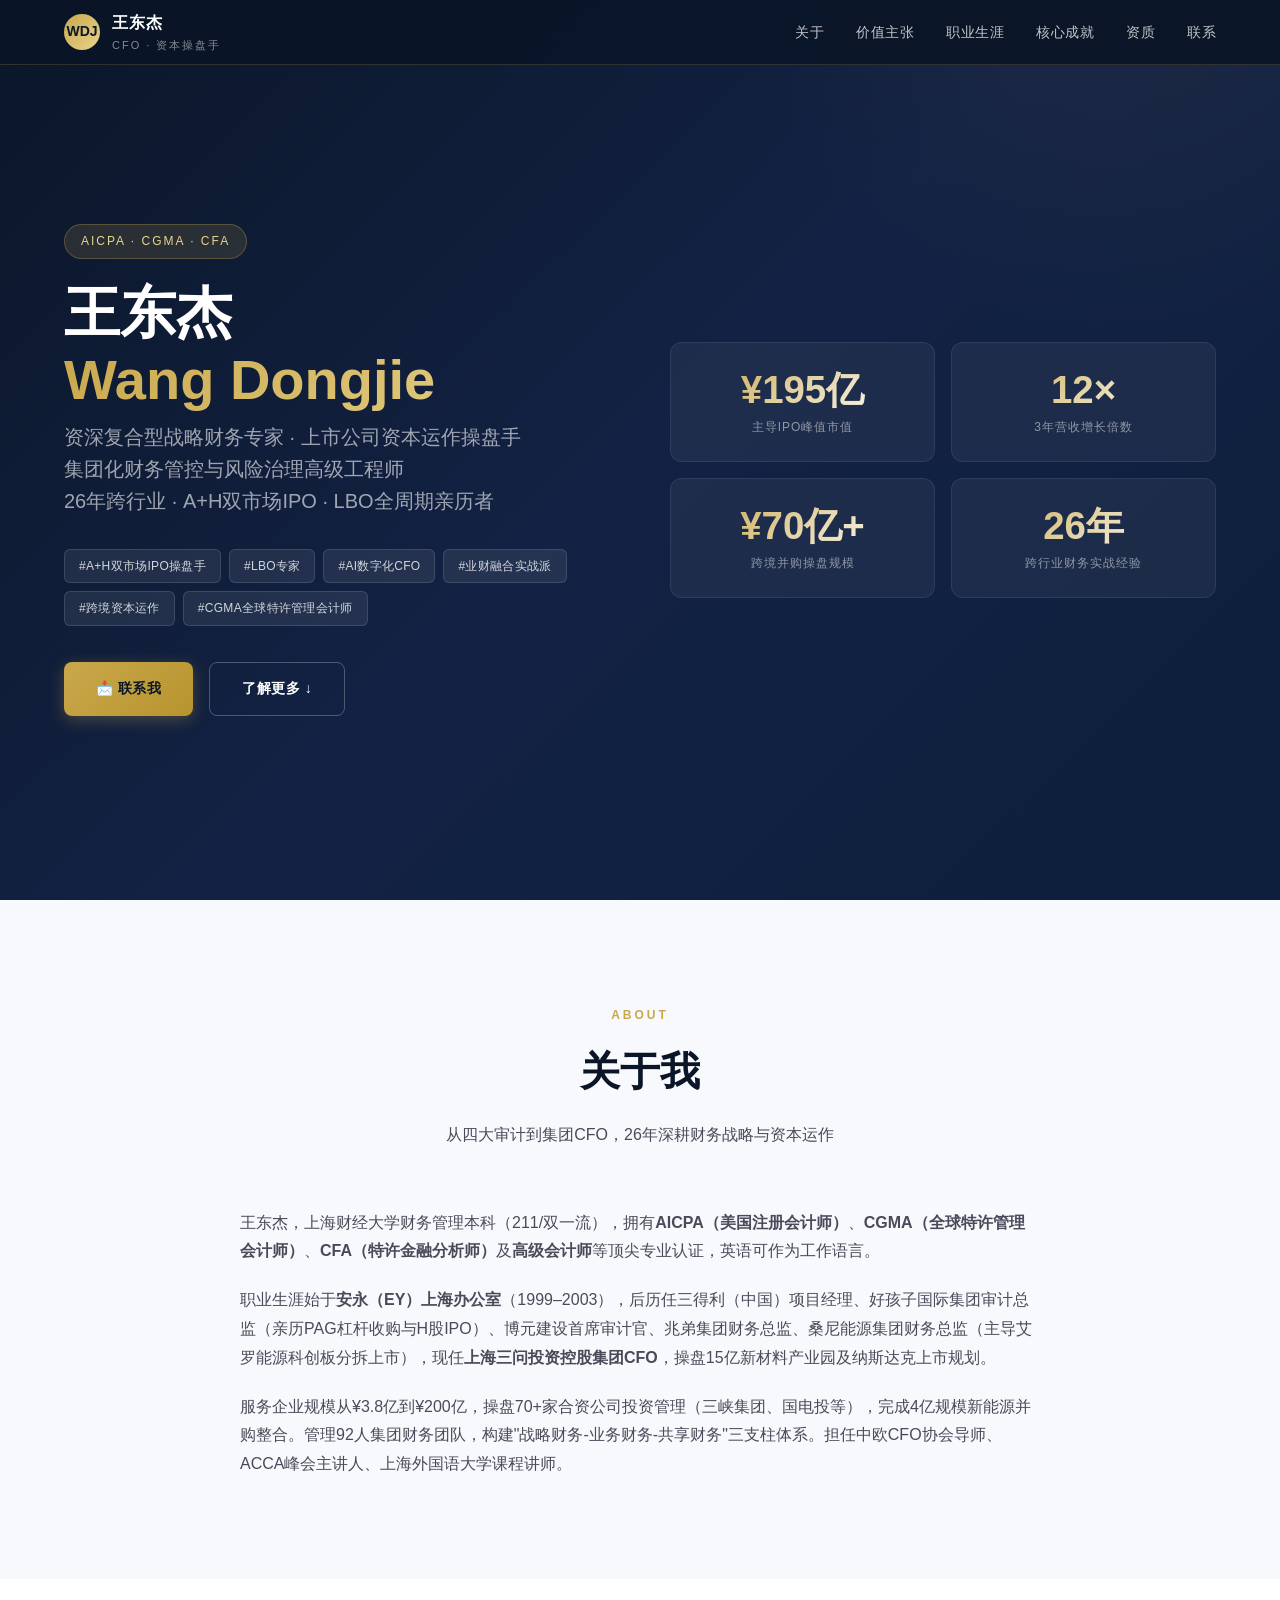
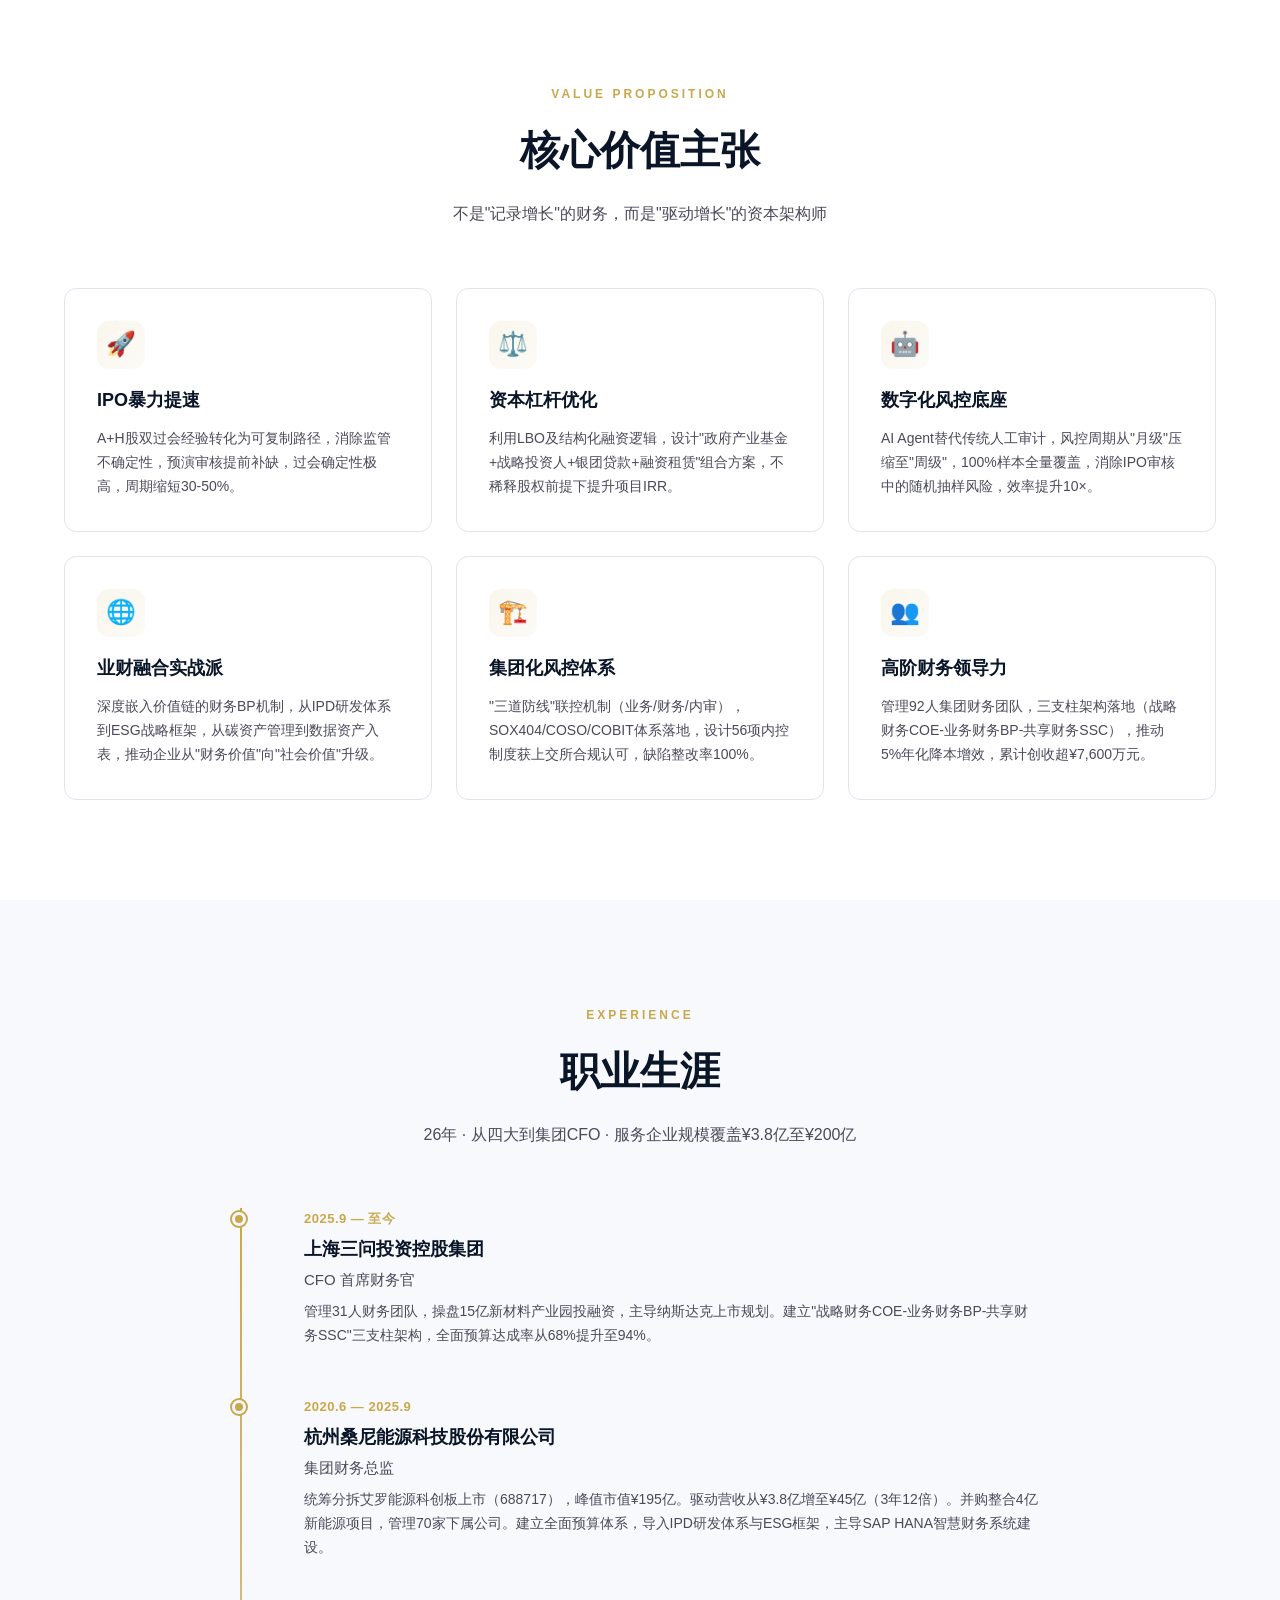
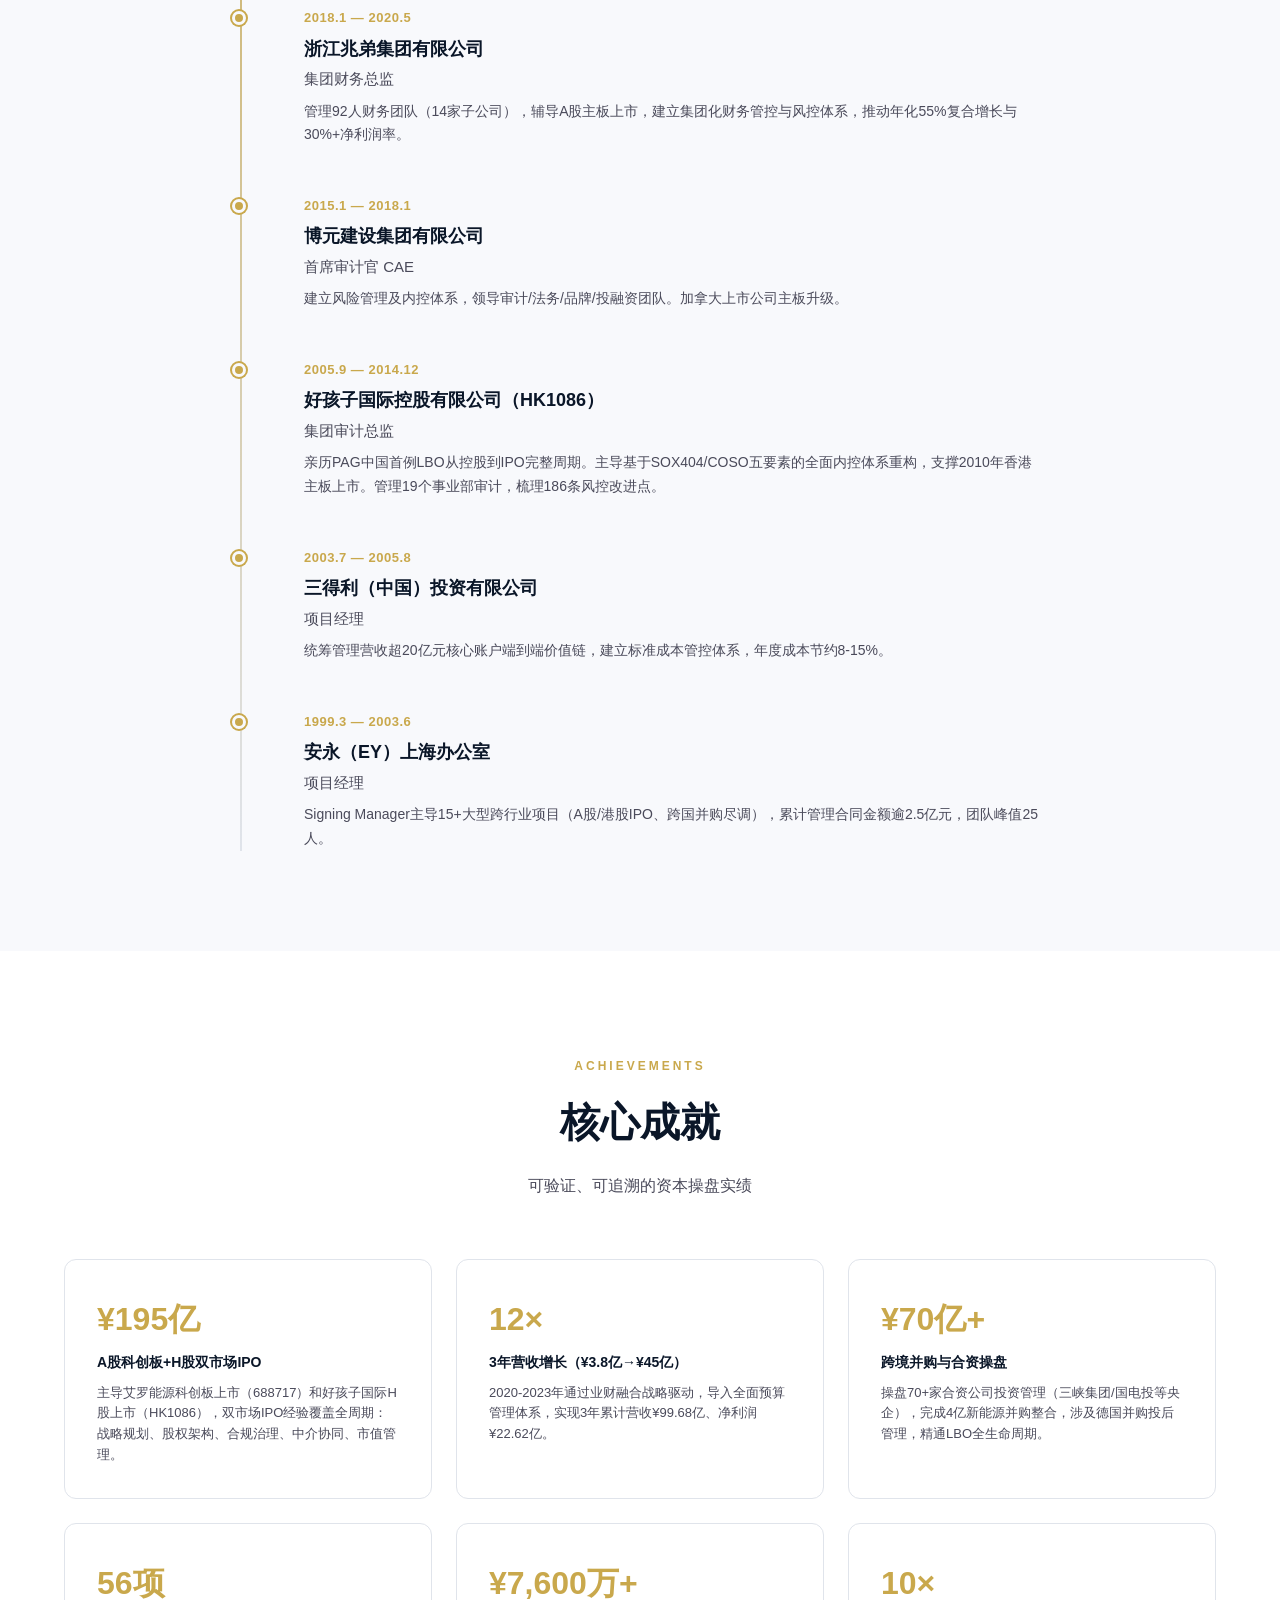
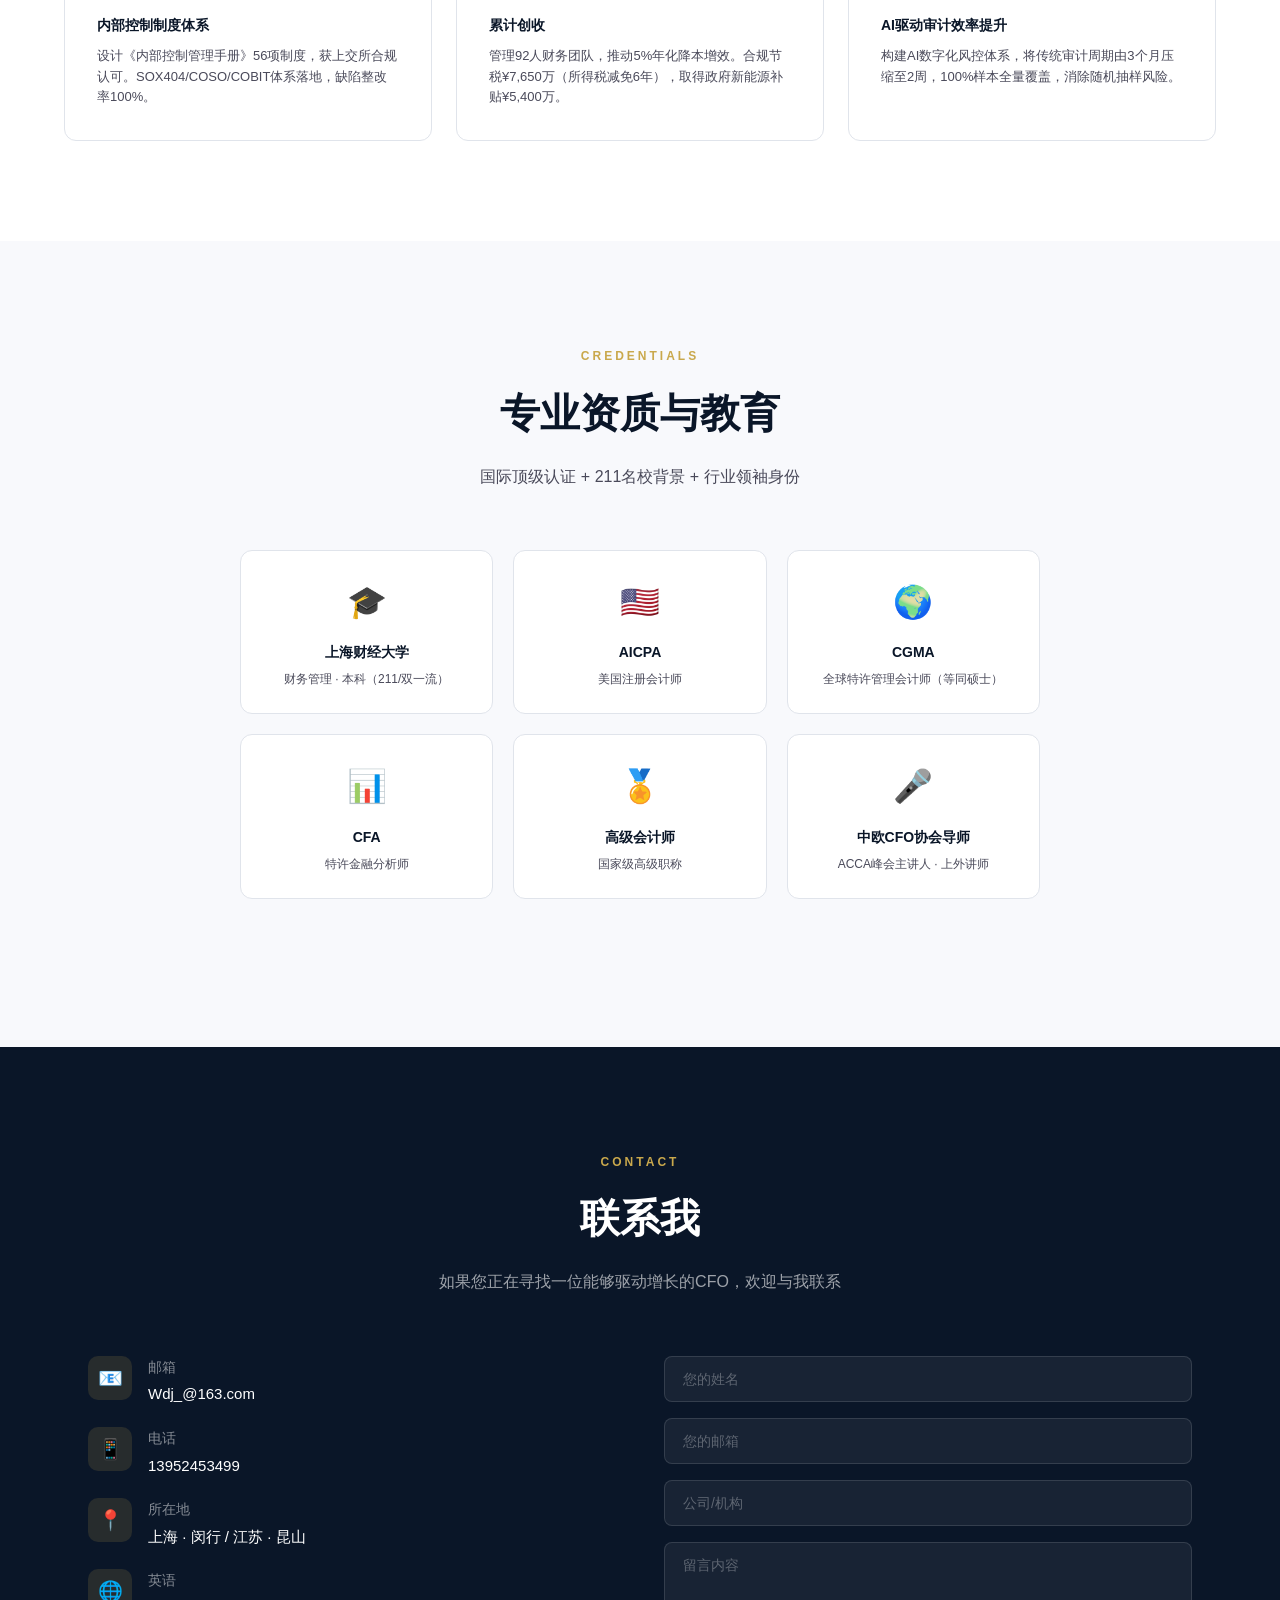
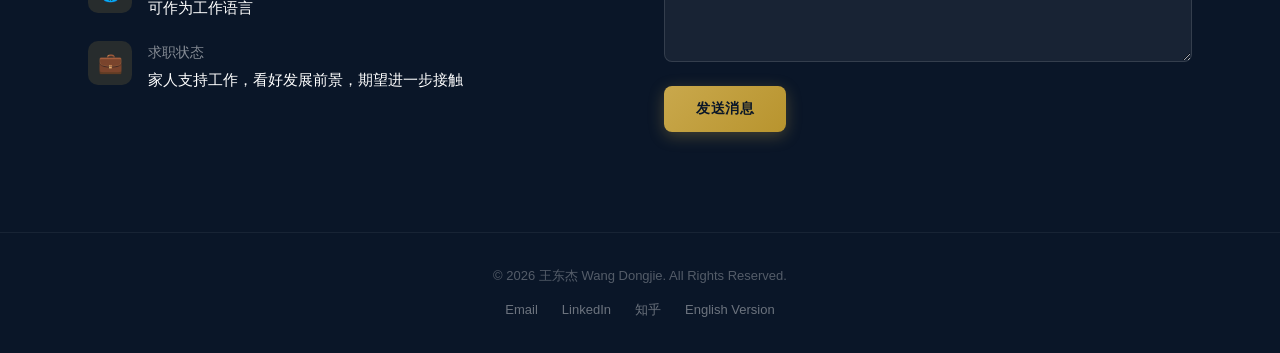
<file: index.html>
<!DOCTYPE html>
<html lang="zh-CN">
<head>
<meta charset="UTF-8">
<meta name="viewport" content="width=device-width, initial-scale=1.0">
<title>王东杰 | Wang Dongjie — CFO · 上市公司资本运作操盘手 · A+H双市场IPO专家</title>
<meta name="description" content="王东杰（Wang Dongjie），资深复合型战略财务专家、上市公司资本运作操盘手。26年跨行业财务管理经验，成功主导2家上市公司IPO（A股科创板688717+H股HK1086），亲历中国首例LBO全周期。AICPA/CGMA双认证，英语工作语言。">
<meta name="keywords" content="王东杰, Wang Dongjie, CFO, 首席财务官, 资本运作, IPO, 科创板, 港股上市, AICPA, CGMA, 财务战略, 业财融合, LBO, 并购, 投融资, 上海财经大学">
<meta name="author" content="Wang Dongjie">
<meta name="robots" content="index, follow">

<!-- Open Graph -->
<meta property="og:title" content="王东杰 | Wang Dongjie — CFO · A+H双市场IPO操盘手">
<meta property="og:description" content="资深复合型战略财务专家 | 上市公司资本运作操盘手 | 集团化财务管控与风险治理高级工程师">
<meta property="og:type" content="website">
<meta property="og:locale" content="zh_CN">

<!-- Twitter Card -->
<meta name="twitter:card" content="summary_large_image">
<meta name="twitter:title" content="王东杰 | Wang Dongjie — CFO">
<meta name="twitter:description" content="A+H双市场IPO操盘手 | LBO专家 | AI数字化CFO">

<!-- Canonical -->
<link rel="canonical" href="https://wdj.net.cn/">

<!-- =============================================
     搜索引擎站点验证 — 用户操作后填入
     =============================================
     
     1. 百度站长验证（3分钟）：
        → 打开 https://ziyuan.baidu.com/ 登录
        → 站点管理 → 添加网站：https://yjkj999999.github.io/wangdongjie-cfo/
        → 选择「HTML标签验证」
        → 把百度提供的 <meta name="baidu-site-verification" content="..." /> 
          复制到下面这行（替换注释）：
     -->
     <!-- <meta name="baidu-site-verification" content="在此填入百度提供的验证码" /> -->
     
     <!--
     2. Google Search Console 验证（3分钟）：
        → 打开 https://search.google.com/search-console 登录
        → 选择「网址前缀」→ 输入：https://yjkj999999.github.io/wangdongjie-cfo/
        → 选择「HTML标记」验证方式
        → 把Google提供的 <meta name="google-site-verification" content="..." />
          复制到下面这行（替换注释）：
     -->
     <!-- <meta name="google-site-verification" content="在此填入Google提供的验证码" /> -->
<!-- ============================================= -->

<!-- Schema.org JSON-LD -->
<script type="application/ld+json">
{
  "@context": "https://schema.org",
  "@type": "Person",
  "name": "王东杰",
  "givenName": "Dongjie",
  "familyName": "Wang",
  "alternateName": "Wang Dongjie",
  "jobTitle": "首席财务官 / CFO",
  "description": "资深复合型战略财务专家，上市公司资本运作操盘手，集团化财务管控与风险治理高级工程师。26年跨行业财务管理经验，成功主导2家上市公司IPO（A股科创板+H股），亲历中国第一单LBO从控股到IPO的完整周期。",
  "knowsAbout": ["资本运作", "IPO", "上市公司治理", "业财融合", "跨境并购", "LBO杠杆收购", "ESG", "碳资产管理", "全面预算管理", "内部控制", "SAP HANA", "Power BI"],
  "alumniOf": {
    "@type": "CollegeOrUniversity",
    "name": "上海财经大学",
    "sameAs": "https://www.sufe.edu.cn"
  },
  "hasCredential": [
    {"@type": "EducationalOccupationalCredential", "name": "AICPA", "description": "美国注册会计师"},
    {"@type": "EducationalOccupationalCredential", "name": "CGMA", "description": "全球特许管理会计师"},
    {"@type": "EducationalOccupationalCredential", "name": "高级会计师"},
    {"@type": "EducationalOccupationalCredential", "name": "CFA", "description": "特许金融分析师"}
  ],
  "hasOccupation": {
    "@type": "Occupation",
    "name": "首席财务官 / CFO",
    "occupationLocation": {"@type": "City", "name": "上海"}
  },
  "sameAs": [
    "https://www.linkedin.com/in/wangdongjie",
    "https://www.zhihu.com/people/wangdongjie"
  ],
  "knowsLanguage": ["zh-CN", "en"],
  "worksFor": [
    {"@type": "Organization", "name": "上海三问投资控股集团", "sameAs": "https://www.sunvin.com.cn"},
    {"@type": "Organization", "name": "杭州桑尼能源科技股份有限公司"},
    {"@type": "Organization", "name": "好孩子国际控股有限公司", "sameAs": "https://www.gbinternational.com.hk"}
  ],
  "url": "https://wdj.net.cn"
}
</script>

<link rel="stylesheet" href="css/style.css">
</head>
<body>

<!-- ===== Navigation ===== -->
<nav class="nav" role="navigation" aria-label="主导航">
  <div class="nav-inner">
    <a href="/" class="nav-brand">
      <div class="nav-brand-logo">WDJ</div>
      <div>
        <div class="nav-brand-text">王东杰</div>
        <div class="nav-brand-sub">CFO · 资本操盘手</div>
      </div>
    </a>
    <button class="nav-toggle" onclick="document.querySelector('.nav-links').classList.toggle('open')" aria-label="切换菜单">☰</button>
    <ul class="nav-links">
      <li><a href="#about">关于</a></li>
      <li><a href="#value">价值主张</a></li>
      <li><a href="#career">职业生涯</a></li>
      <li><a href="#achievements">核心成就</a></li>
      <li><a href="#credentials">资质</a></li>
      <li><a href="#contact">联系</a></li>
    </ul>
  </div>
</nav>

<!-- ===== Hero ===== -->
<section class="hero" id="home">
  <div class="hero-grid">
    <div>
      <div class="hero-badge">AICPA · CGMA · CFA</div>
      <h1 class="hero-title">
        王东杰
        <span class="hero-title-accent">Wang Dongjie</span>
      </h1>
      <p class="hero-subtitle">
        资深复合型战略财务专家 · 上市公司资本运作操盘手<br>
        集团化财务管控与风险治理高级工程师<br>
        26年跨行业 · A+H双市场IPO · LBO全周期亲历者
      </p>
      <div class="hero-tags">
        <span class="hero-tag">#A+H双市场IPO操盘手</span>
        <span class="hero-tag">#LBO专家</span>
        <span class="hero-tag">#AI数字化CFO</span>
        <span class="hero-tag">#业财融合实战派</span>
        <span class="hero-tag">#跨境资本运作</span>
        <span class="hero-tag">#CGMA全球特许管理会计师</span>
      </div>
      <div class="hero-cta">
        <a href="#contact" class="btn btn-primary">📩 联系我</a>
        <a href="#value" class="btn btn-outline">了解更多 ↓</a>
      </div>
    </div>
    <div class="hero-stats">
      <div class="stat-card">
        <div class="stat-number">¥195亿</div>
        <div class="stat-label">主导IPO峰值市值</div>
      </div>
      <div class="stat-card">
        <div class="stat-number">12×</div>
        <div class="stat-label">3年营收增长倍数</div>
      </div>
      <div class="stat-card">
        <div class="stat-number">¥70亿+</div>
        <div class="stat-label">跨境并购操盘规模</div>
      </div>
      <div class="stat-card">
        <div class="stat-number">26年</div>
        <div class="stat-label">跨行业财务实战经验</div>
      </div>
    </div>
  </div>
</section>

<!-- ===== About ===== -->
<section class="section" id="about">
  <div class="section-header">
    <div class="section-label">About</div>
    <h2 class="section-title">关于我</h2>
    <p class="section-desc">从四大审计到集团CFO，26年深耕财务战略与资本运作</p>
  </div>
  <div style="max-width:800px;margin:0 auto;">
    <p style="font-size:16px;color:#4a4a5a;line-height:1.8;margin-bottom:20px;">
      王东杰，上海财经大学财务管理本科（211/双一流），拥有<strong>AICPA（美国注册会计师）</strong>、<strong>CGMA（全球特许管理会计师）</strong>、<strong>CFA（特许金融分析师）</strong>及<strong>高级会计师</strong>等顶尖专业认证，英语可作为工作语言。
    </p>
    <p style="font-size:16px;color:#4a4a5a;line-height:1.8;margin-bottom:20px;">
      职业生涯始于<strong>安永（EY）上海办公室</strong>（1999–2003），后历任三得利（中国）项目经理、好孩子国际集团审计总监（亲历PAG杠杆收购与H股IPO）、博元建设首席审计官、兆弟集团财务总监、桑尼能源集团财务总监（主导艾罗能源科创板分拆上市），现任<strong>上海三问投资控股集团CFO</strong>，操盘15亿新材料产业园及纳斯达克上市规划。
    </p>
    <p style="font-size:16px;color:#4a4a5a;line-height:1.8;">
      服务企业规模从¥3.8亿到¥200亿，操盘70+家合资公司投资管理（三峡集团、国电投等），完成4亿规模新能源并购整合。管理92人集团财务团队，构建"战略财务-业务财务-共享财务"三支柱体系。担任中欧CFO协会导师、ACCA峰会主讲人、上海外国语大学课程讲师。
    </p>
  </div>
</section>

<!-- ===== Value Proposition ===== -->
<section class="section-alt" id="value">
  <div style="max-width:1200px;margin:0 auto;padding:100px 24px;">
    <div class="section-header">
      <div class="section-label">Value Proposition</div>
      <h2 class="section-title">核心价值主张</h2>
      <p class="section-desc">不是"记录增长"的财务，而是"驱动增长"的资本架构师</p>
    </div>
    <div class="vp-grid">
      <div class="vp-card">
        <div class="vp-card-icon">🚀</div>
        <h3>IPO暴力提速</h3>
        <p>A+H股双过会经验转化为可复制路径，消除监管不确定性，预演审核提前补缺，过会确定性极高，周期缩短30-50%。</p>
      </div>
      <div class="vp-card">
        <div class="vp-card-icon">⚖️</div>
        <h3>资本杠杆优化</h3>
        <p>利用LBO及结构化融资逻辑，设计"政府产业基金+战略投资人+银团贷款+融资租赁"组合方案，不稀释股权前提下提升项目IRR。</p>
      </div>
      <div class="vp-card">
        <div class="vp-card-icon">🤖</div>
        <h3>数字化风控底座</h3>
        <p>AI Agent替代传统人工审计，风控周期从"月级"压缩至"周级"，100%样本全量覆盖，消除IPO审核中的随机抽样风险，效率提升10×。</p>
      </div>
      <div class="vp-card">
        <div class="vp-card-icon">🌐</div>
        <h3>业财融合实战派</h3>
        <p>深度嵌入价值链的财务BP机制，从IPD研发体系到ESG战略框架，从碳资产管理到数据资产入表，推动企业从"财务价值"向"社会价值"升级。</p>
      </div>
      <div class="vp-card">
        <div class="vp-card-icon">🏗️</div>
        <h3>集团化风控体系</h3>
        <p>"三道防线"联控机制（业务/财务/内审），SOX404/COSO/COBIT体系落地，设计56项内控制度获上交所合规认可，缺陷整改率100%。</p>
      </div>
      <div class="vp-card">
        <div class="vp-card-icon">👥</div>
        <h3>高阶财务领导力</h3>
        <p>管理92人集团财务团队，三支柱架构落地（战略财务COE-业务财务BP-共享财务SSC），推动5%年化降本增效，累计创收超¥7,600万元。</p>
      </div>
    </div>
  </div>
</section>

<!-- ===== Career Timeline ===== -->
<section class="section" id="career">
  <div class="section-header">
    <div class="section-label">Experience</div>
    <h2 class="section-title">职业生涯</h2>
    <p class="section-desc">26年 · 从四大到集团CFO · 服务企业规模覆盖¥3.8亿至¥200亿</p>
  </div>
  <div class="timeline" style="max-width:800px;margin:0 auto;">
    <div class="timeline-item">
      <div class="timeline-dot"></div>
      <div class="timeline-date">2025.9 — 至今</div>
      <div class="timeline-company">上海三问投资控股集团</div>
      <div class="timeline-role">CFO 首席财务官</div>
      <div class="timeline-desc">管理31人财务团队，操盘15亿新材料产业园投融资，主导纳斯达克上市规划。建立"战略财务COE-业务财务BP-共享财务SSC"三支柱架构，全面预算达成率从68%提升至94%。</div>
    </div>
    <div class="timeline-item">
      <div class="timeline-dot"></div>
      <div class="timeline-date">2020.6 — 2025.9</div>
      <div class="timeline-company">杭州桑尼能源科技股份有限公司</div>
      <div class="timeline-role">集团财务总监</div>
      <div class="timeline-desc">统筹分拆艾罗能源科创板上市（688717），峰值市值¥195亿。驱动营收从¥3.8亿增至¥45亿（3年12倍）。并购整合4亿新能源项目，管理70家下属公司。建立全面预算体系，导入IPD研发体系与ESG框架，主导SAP HANA智慧财务系统建设。</div>
    </div>
    <div class="timeline-item">
      <div class="timeline-dot"></div>
      <div class="timeline-date">2018.1 — 2020.5</div>
      <div class="timeline-company">浙江兆弟集团有限公司</div>
      <div class="timeline-role">集团财务总监</div>
      <div class="timeline-desc">管理92人财务团队（14家子公司），辅导A股主板上市，建立集团化财务管控与风控体系，推动年化55%复合增长与30%+净利润率。</div>
    </div>
    <div class="timeline-item">
      <div class="timeline-dot"></div>
      <div class="timeline-date">2015.1 — 2018.1</div>
      <div class="timeline-company">博元建设集团有限公司</div>
      <div class="timeline-role">首席审计官 CAE</div>
      <div class="timeline-desc">建立风险管理及内控体系，领导审计/法务/品牌/投融资团队。加拿大上市公司主板升级。</div>
    </div>
    <div class="timeline-item">
      <div class="timeline-dot"></div>
      <div class="timeline-date">2005.9 — 2014.12</div>
      <div class="timeline-company">好孩子国际控股有限公司（HK1086）</div>
      <div class="timeline-role">集团审计总监</div>
      <div class="timeline-desc">亲历PAG中国首例LBO从控股到IPO完整周期。主导基于SOX404/COSO五要素的全面内控体系重构，支撑2010年香港主板上市。管理19个事业部审计，梳理186条风控改进点。</div>
    </div>
    <div class="timeline-item">
      <div class="timeline-dot"></div>
      <div class="timeline-date">2003.7 — 2005.8</div>
      <div class="timeline-company">三得利（中国）投资有限公司</div>
      <div class="timeline-role">项目经理</div>
      <div class="timeline-desc">统筹管理营收超20亿元核心账户端到端价值链，建立标准成本管控体系，年度成本节约8-15%。</div>
    </div>
    <div class="timeline-item">
      <div class="timeline-dot"></div>
      <div class="timeline-date">1999.3 — 2003.6</div>
      <div class="timeline-company">安永（EY）上海办公室</div>
      <div class="timeline-role">项目经理</div>
      <div class="timeline-desc">Signing Manager主导15+大型跨行业项目（A股/港股IPO、跨国并购尽调），累计管理合同金额逾2.5亿元，团队峰值25人。</div>
    </div>
  </div>
</section>

<!-- ===== Achievements ===== -->
<section class="section-alt" id="achievements">
  <div style="max-width:1200px;margin:0 auto;padding:100px 24px;">
    <div class="section-header">
      <div class="section-label">Achievements</div>
      <h2 class="section-title">核心成就</h2>
      <p class="section-desc">可验证、可追溯的资本操盘实绩</p>
    </div>
    <div class="achievements-grid">
      <div class="achieve-card">
        <div class="achieve-number">¥195亿</div>
        <div class="achieve-label">A股科创板+H股双市场IPO</div>
        <div class="achieve-desc">主导艾罗能源科创板上市（688717）和好孩子国际H股上市（HK1086），双市场IPO经验覆盖全周期：战略规划、股权架构、合规治理、中介协同、市值管理。</div>
      </div>
      <div class="achieve-card">
        <div class="achieve-number">12×</div>
        <div class="achieve-label">3年营收增长（¥3.8亿→¥45亿）</div>
        <div class="achieve-desc">2020-2023年通过业财融合战略驱动，导入全面预算管理体系，实现3年累计营收¥99.68亿、净利润¥22.62亿。</div>
      </div>
      <div class="achieve-card">
        <div class="achieve-number">¥70亿+</div>
        <div class="achieve-label">跨境并购与合资操盘</div>
        <div class="achieve-desc">操盘70+家合资公司投资管理（三峡集团/国电投等央企），完成4亿新能源并购整合，涉及德国并购投后管理，精通LBO全生命周期。</div>
      </div>
      <div class="achieve-card">
        <div class="achieve-number">56项</div>
        <div class="achieve-label">内部控制制度体系</div>
        <div class="achieve-desc">设计《内部控制管理手册》56项制度，获上交所合规认可。SOX404/COSO/COBIT体系落地，缺陷整改率100%。</div>
      </div>
      <div class="achieve-card">
        <div class="achieve-number">¥7,600万+</div>
        <div class="achieve-label">累计创收</div>
        <div class="achieve-desc">管理92人财务团队，推动5%年化降本增效。合规节税¥7,650万（所得税减免6年），取得政府新能源补贴¥5,400万。</div>
      </div>
      <div class="achieve-card">
        <div class="achieve-number">10×</div>
        <div class="achieve-label">AI驱动审计效率提升</div>
        <div class="achieve-desc">构建AI数字化风控体系，将传统审计周期由3个月压缩至2周，100%样本全量覆盖，消除随机抽样风险。</div>
      </div>
    </div>
  </div>
</section>

<!-- ===== Credentials ===== -->
<section class="section" id="credentials">
  <div class="section-header">
    <div class="section-label">Credentials</div>
    <h2 class="section-title">专业资质与教育</h2>
    <p class="section-desc">国际顶级认证 + 211名校背景 + 行业领袖身份</p>
  </div>
  <div class="creds-grid" style="max-width:800px;margin:0 auto 48px;">
    <div class="cred-item">
      <div class="cred-icon">🎓</div>
      <div class="cred-name">上海财经大学</div>
      <div class="cred-org">财务管理 · 本科（211/双一流）</div>
    </div>
    <div class="cred-item">
      <div class="cred-icon">🇺🇸</div>
      <div class="cred-name">AICPA</div>
      <div class="cred-org">美国注册会计师</div>
    </div>
    <div class="cred-item">
      <div class="cred-icon">🌍</div>
      <div class="cred-name">CGMA</div>
      <div class="cred-org">全球特许管理会计师（等同硕士）</div>
    </div>
    <div class="cred-item">
      <div class="cred-icon">📊</div>
      <div class="cred-name">CFA</div>
      <div class="cred-org">特许金融分析师</div>
    </div>
    <div class="cred-item">
      <div class="cred-icon">🏅</div>
      <div class="cred-name">高级会计师</div>
      <div class="cred-org">国家级高级职称</div>
    </div>
    <div class="cred-item">
      <div class="cred-icon">🎤</div>
      <div class="cred-name">中欧CFO协会导师</div>
      <div class="cred-org">ACCA峰会主讲人 · 上外讲师</div>
    </div>
  </div>
</section>

<!-- ===== Contact ===== -->
<section class="contact-section" id="contact">
  <div style="max-width:1200px;margin:0 auto;padding:100px 24px;">
    <div class="section-header">
      <div class="section-label">Contact</div>
      <h2 class="section-title">联系我</h2>
      <p class="section-desc">如果您正在寻找一位能够驱动增长的CFO，欢迎与我联系</p>
    </div>
    <div class="contact-grid">
      <div class="contact-info">
        <div class="contact-item">
          <div class="contact-icon">📧</div>
          <div class="contact-text">
            <h4>邮箱</h4>
            <p>Wdj_@163.com</p>
          </div>
        </div>
        <div class="contact-item">
          <div class="contact-icon">📱</div>
          <div class="contact-text">
            <h4>电话</h4>
            <p>13952453499</p>
          </div>
        </div>
        <div class="contact-item">
          <div class="contact-icon">📍</div>
          <div class="contact-text">
            <h4>所在地</h4>
            <p>上海 · 闵行 / 江苏 · 昆山</p>
          </div>
        </div>
        <div class="contact-item">
          <div class="contact-icon">🌐</div>
          <div class="contact-text">
            <h4>英语</h4>
            <p>可作为工作语言</p>
          </div>
        </div>
        <div class="contact-item">
          <div class="contact-icon">💼</div>
          <div class="contact-text">
            <h4>求职状态</h4>
            <p>家人支持工作，看好发展前景，期望进一步接触</p>
          </div>
        </div>
      </div>
      <form class="contact-form" action="mailto:Wdj_@163.com" method="POST" enctype="text/plain">
        <div class="form-group">
          <input type="text" placeholder="您的姓名" required>
        </div>
        <div class="form-group">
          <input type="email" placeholder="您的邮箱" required>
        </div>
        <div class="form-group">
          <input type="text" placeholder="公司/机构">
        </div>
        <div class="form-group">
          <textarea placeholder="留言内容" required></textarea>
        </div>
        <button type="submit" class="btn btn-primary" style="align-self:flex-start;">发送消息</button>
      </form>
    </div>
  </div>
</section>

<!-- ===== Footer ===== -->
<footer class="footer">
  <p>&copy; 2026 王东杰 Wang Dongjie. All Rights Reserved.</p>
  <div class="footer-links">
    <a href="mailto:Wdj_@163.com">Email</a>
    <a href="#">LinkedIn</a>
    <a href="#">知乎</a>
    <a href="/en/">English Version</a>
  </div>
</footer>

<script>
// Smooth scroll for nav links
document.querySelectorAll('a[href^="#"]').forEach(anchor => {
  anchor.addEventListener('click', function (e) {
    e.preventDefault();
    const target = document.querySelector(this.getAttribute('href'));
    if (target) {
      target.scrollIntoView({ behavior: 'smooth', block: 'start' });
      // Close mobile nav
      document.querySelector('.nav-links').classList.remove('open');
    }
  });
});

// Active nav link on scroll
window.addEventListener('scroll', () => {
  const sections = document.querySelectorAll('section[id], .section[id]');
  const navLinks = document.querySelectorAll('.nav-links a');
  let current = '';
  sections.forEach(section => {
    const top = section.offsetTop - 100;
    if (window.scrollY >= top) {
      current = section.getAttribute('id');
    }
  });
  navLinks.forEach(link => {
    link.classList.remove('active');
    if (link.getAttribute('href') === '#' + current) {
      link.classList.add('active');
    }
  });
});
</script>

<!-- 百度统计 (placeholder — 替换为真实ID) -->
<script>
var _hmt = _hmt || [];
(function() {
  var hm = document.createElement("script");
  hm.src = "https://hm.baidu.com/hm.js?YOUR_BAIDU_ID";
  var s = document.getElementsByTagName("script")[0];
  s.parentNode.insertBefore(hm, s);
})();
</script>

</body>
</html>
</file>
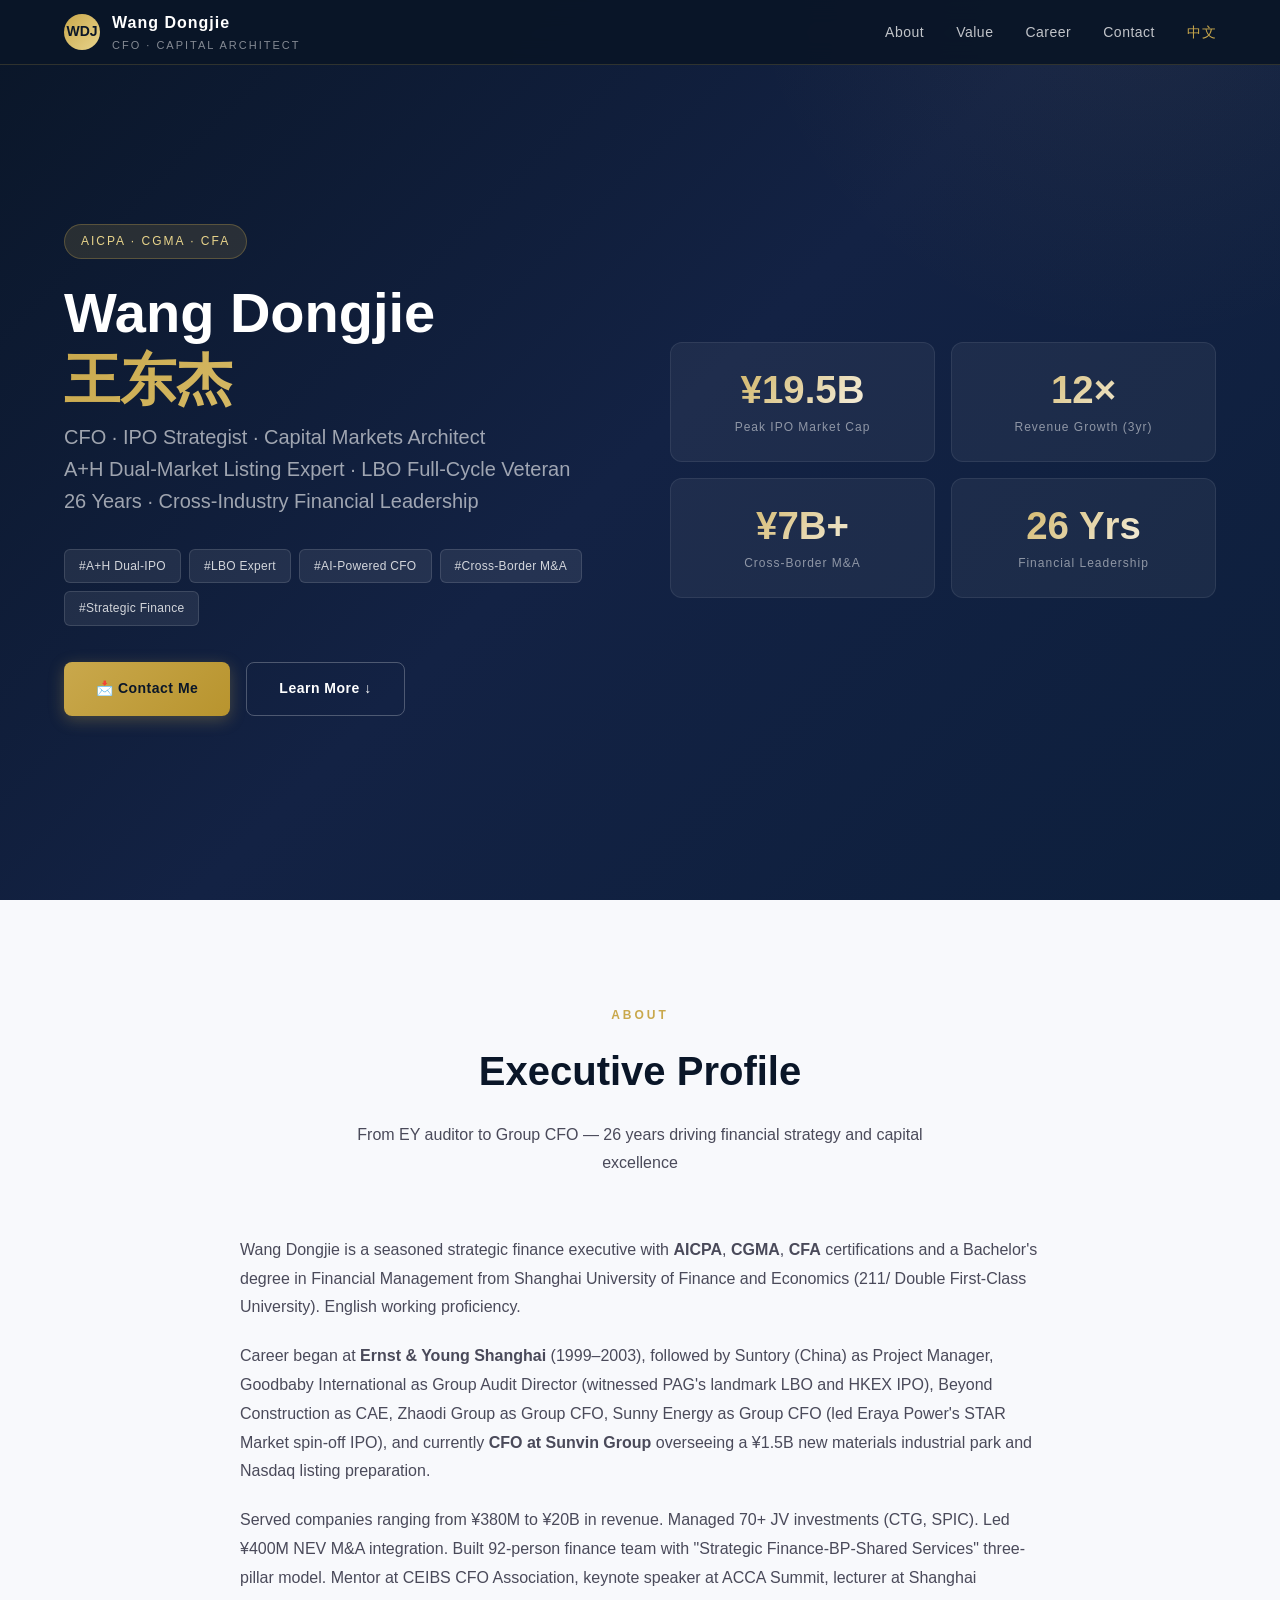
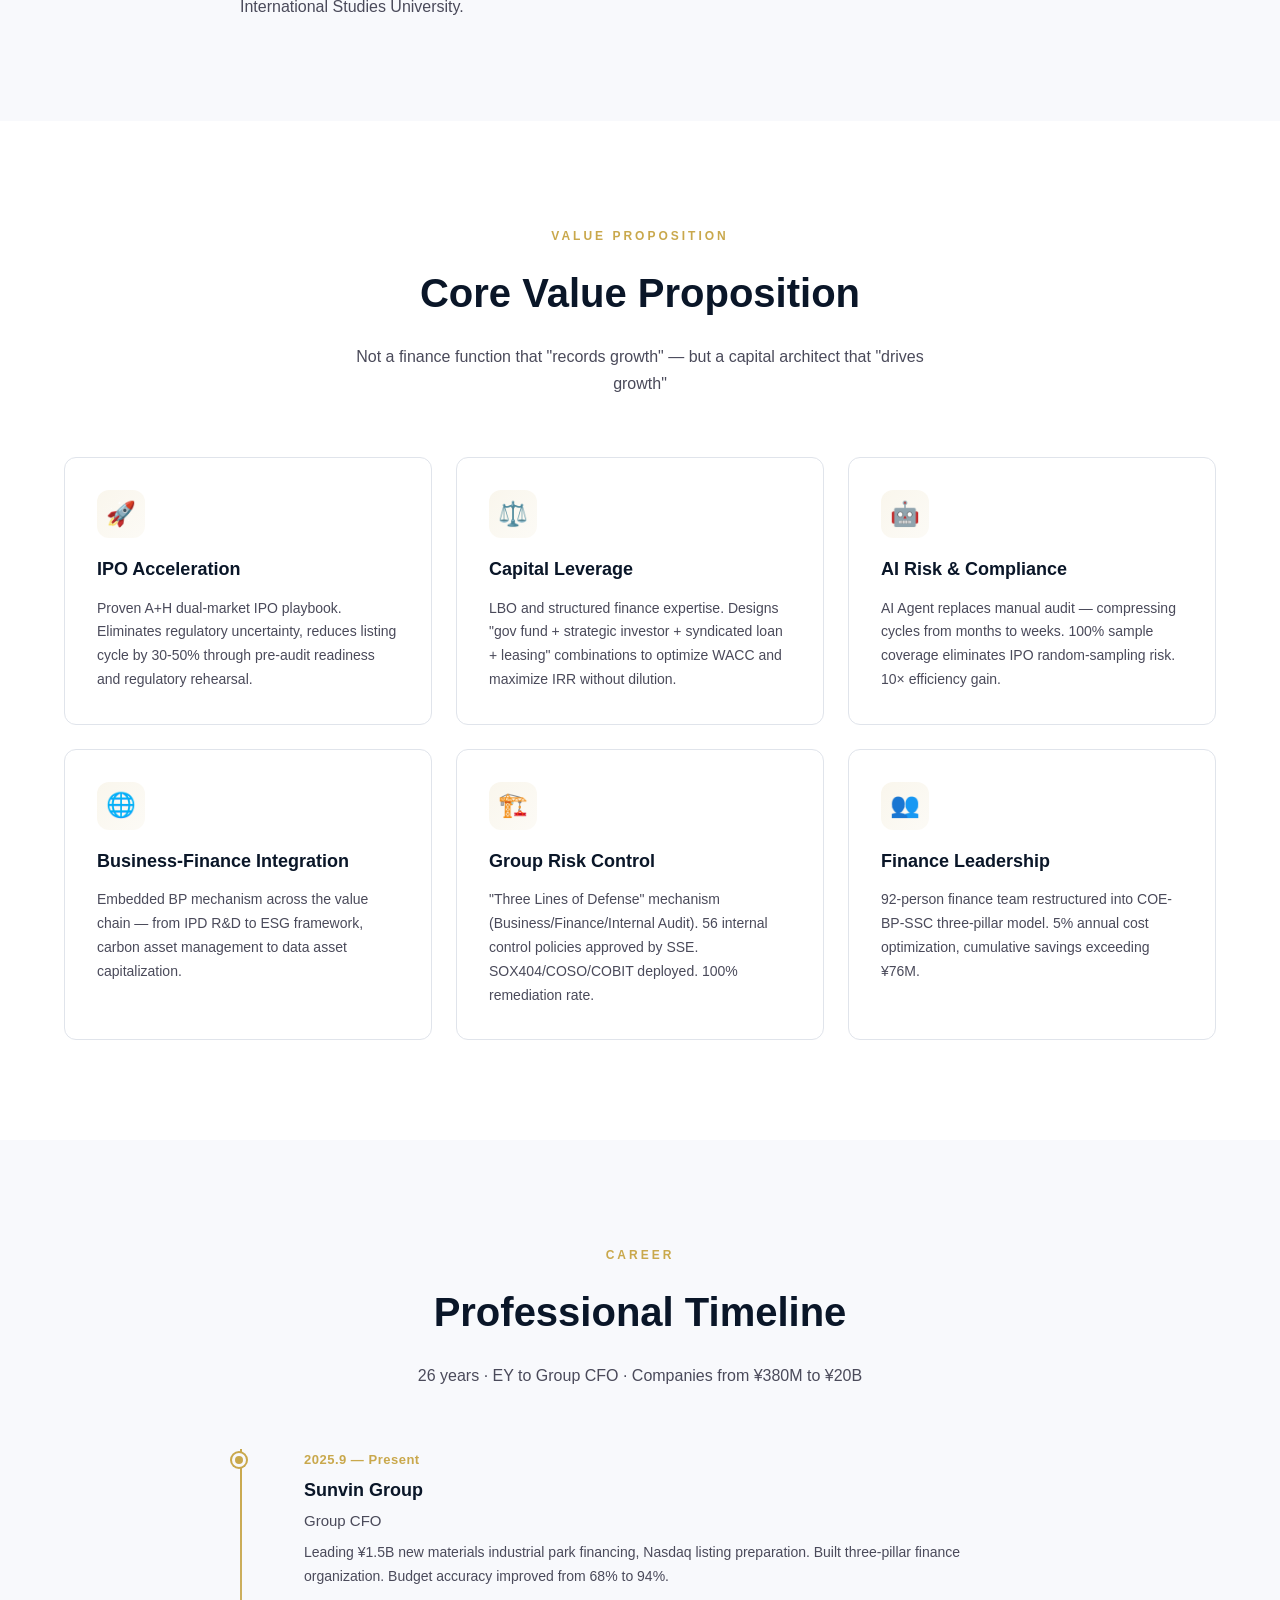
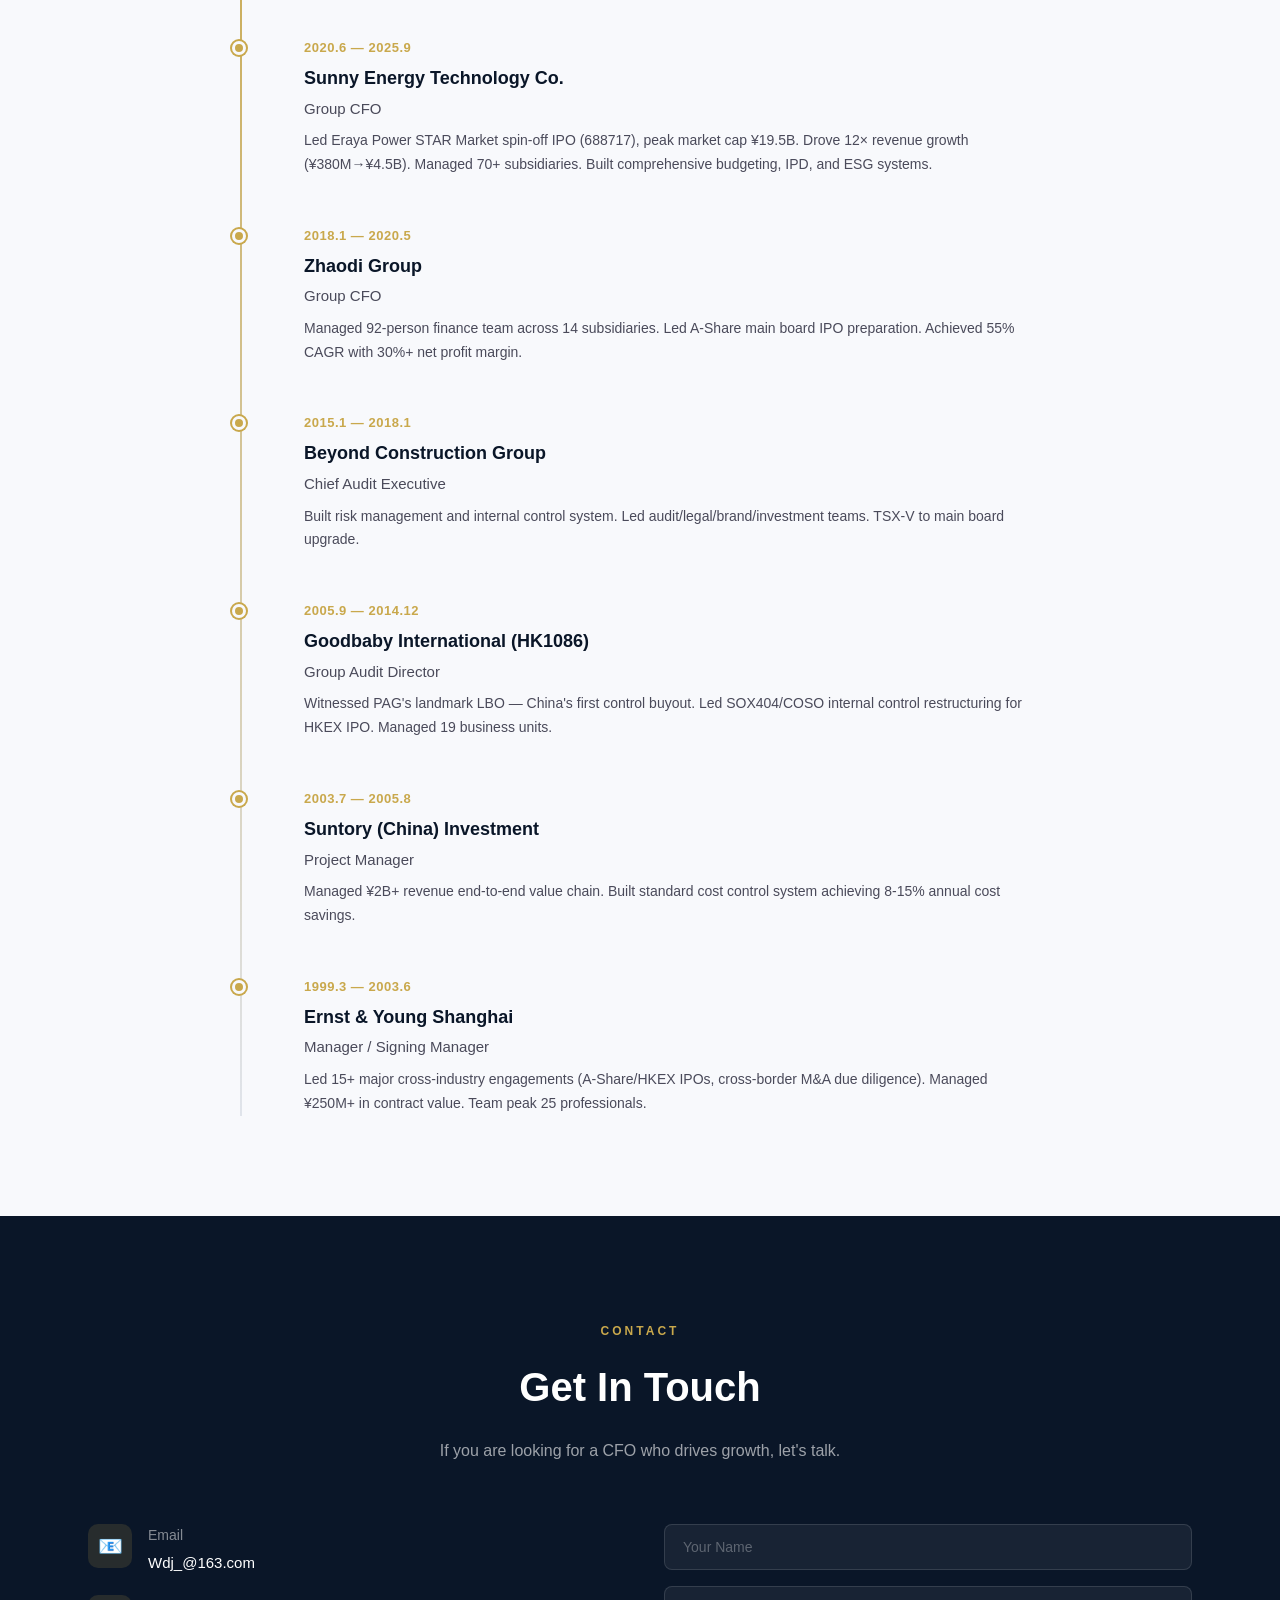
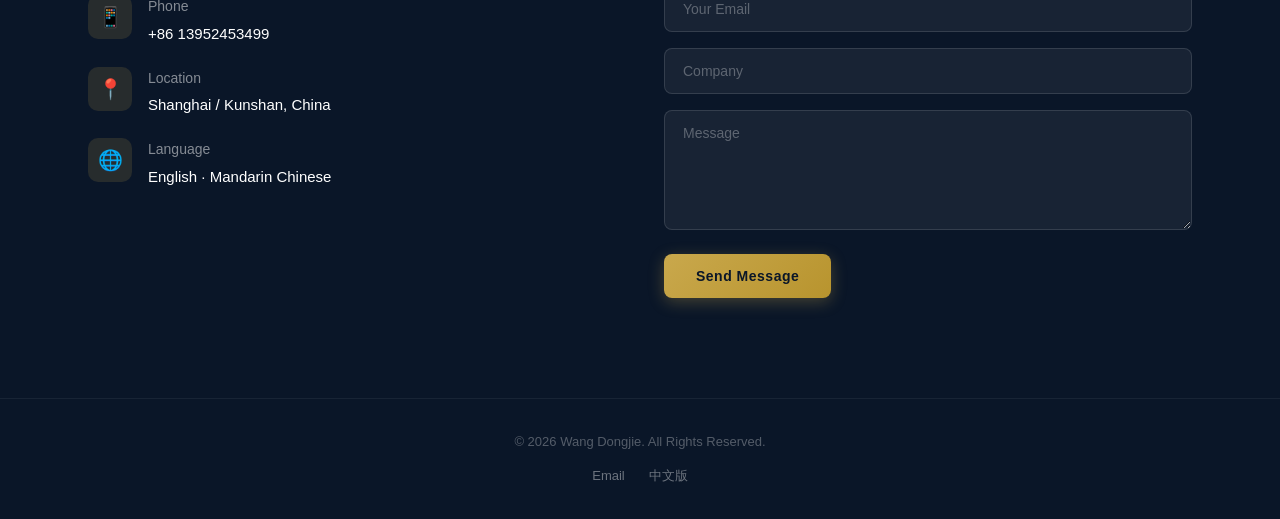
<file: en/index.html>
<!DOCTYPE html>
<html lang="en">
<head>
<meta charset="UTF-8">
<meta name="viewport" content="width=device-width, initial-scale=1.0">
<title>Wang Dongjie — CFO · IPO Strategist · Capital Markets Architect</title>
<meta name="description" content="Wang Dongjie, a seasoned strategic finance executive with 26 years of cross-industry experience. Successfully led 2 IPO listings (A-Share STAR Market 688717 + HKEX 1086). LBO full-cycle veteran. AICPA/CGMA/CFA certified.">
<meta name="keywords" content="Wang Dongjie, CFO, IPO, STAR Market, HKEX, LBO, M&A, AICPA, CGMA, Strategic Finance, Business Finance Integration, Shanghai">

<link rel="canonical" href="https://wdj.net.cn/en/">

<!-- Baidu & Google site verification — uncomment after verification -->
<!-- <meta name="baidu-site-verification" content="在此填入百度提供的验证码" /> -->
<!-- <meta name="google-site-verification" content="在此填入Google提供的验证码" /> -->

<!-- Schema.org JSON-LD (English) -->
<script type="application/ld+json">
{
  "@context": "https://schema.org",
  "@type": "Person",
  "name": "Wang Dongjie",
  "givenName": "Dongjie",
  "familyName": "Wang",
  "jobTitle": "Chief Financial Officer",
  "description": "Strategic finance executive with 26 years of experience. A+H dual-market IPO specialist. LBO full-cycle veteran. AICPA/CGMA/CFA certified.",
  "alumniOf": {"@type": "CollegeOrUniversity", "name": "Shanghai University of Finance and Economics"},
  "hasCredential": [
    {"@type": "EducationalOccupationalCredential", "name": "AICPA"},
    {"@type": "EducationalOccupationalCredential", "name": "CGMA"},
    {"@type": "EducationalOccupationalCredential", "name": "CFA"}
  ],
  "knowsLanguage": ["en", "zh-CN"],
  "url": "https://wdj.net.cn"
}
</script>

<link rel="stylesheet" href="../css/style.css">
</head>
<body>

<nav class="nav">
  <div class="nav-inner">
    <a href="/" class="nav-brand">
      <div class="nav-brand-logo">WDJ</div>
      <div>
        <div class="nav-brand-text">Wang Dongjie</div>
        <div class="nav-brand-sub">CFO · Capital Architect</div>
      </div>
    </a>
    <button class="nav-toggle" onclick="document.querySelector('.nav-links').classList.toggle('open')" aria-label="Menu">☰</button>
    <ul class="nav-links">
      <li><a href="#about">About</a></li>
      <li><a href="#value">Value</a></li>
      <li><a href="#career">Career</a></li>
      <li><a href="#contact">Contact</a></li>
      <li><a href="../" style="color:var(--accent)">中文</a></li>
    </ul>
  </div>
</nav>

<section class="hero">
  <div class="hero-grid">
    <div>
      <div class="hero-badge">AICPA · CGMA · CFA</div>
      <h1 class="hero-title">
        Wang Dongjie
        <span class="hero-title-accent">王东杰</span>
      </h1>
      <p class="hero-subtitle">
        CFO · IPO Strategist · Capital Markets Architect<br>
        A+H Dual-Market Listing Expert · LBO Full-Cycle Veteran<br>
        26 Years · Cross-Industry Financial Leadership
      </p>
      <div class="hero-tags">
        <span class="hero-tag">#A+H Dual-IPO</span>
        <span class="hero-tag">#LBO Expert</span>
        <span class="hero-tag">#AI-Powered CFO</span>
        <span class="hero-tag">#Cross-Border M&A</span>
        <span class="hero-tag">#Strategic Finance</span>
      </div>
      <div class="hero-cta">
        <a href="#contact" class="btn btn-primary">📩 Contact Me</a>
        <a href="#value" class="btn btn-outline">Learn More ↓</a>
      </div>
    </div>
    <div class="hero-stats">
      <div class="stat-card">
        <div class="stat-number">¥19.5B</div>
        <div class="stat-label">Peak IPO Market Cap</div>
      </div>
      <div class="stat-card">
        <div class="stat-number">12×</div>
        <div class="stat-label">Revenue Growth (3yr)</div>
      </div>
      <div class="stat-card">
        <div class="stat-number">¥7B+</div>
        <div class="stat-label">Cross-Border M&A</div>
      </div>
      <div class="stat-card">
        <div class="stat-number">26 Yrs</div>
        <div class="stat-label">Financial Leadership</div>
      </div>
    </div>
  </div>
</section>

<section class="section" id="about">
  <div class="section-header">
    <div class="section-label">About</div>
    <h2 class="section-title">Executive Profile</h2>
    <p class="section-desc">From EY auditor to Group CFO — 26 years driving financial strategy and capital excellence</p>
  </div>
  <div style="max-width:800px;margin:0 auto;">
    <p style="font-size:16px;color:#4a4a5a;line-height:1.8;margin-bottom:20px;">
      Wang Dongjie is a seasoned strategic finance executive with <strong>AICPA</strong>, <strong>CGMA</strong>, <strong>CFA</strong> certifications and a Bachelor's degree in Financial Management from Shanghai University of Finance and Economics (211/ Double First-Class University). English working proficiency.
    </p>
    <p style="font-size:16px;color:#4a4a5a;line-height:1.8;margin-bottom:20px;">
      Career began at <strong>Ernst & Young Shanghai</strong> (1999–2003), followed by Suntory (China) as Project Manager, Goodbaby International as Group Audit Director (witnessed PAG's landmark LBO and HKEX IPO), Beyond Construction as CAE, Zhaodi Group as Group CFO, Sunny Energy as Group CFO (led Eraya Power's STAR Market spin-off IPO), and currently <strong>CFO at Sunvin Group</strong> overseeing a ¥1.5B new materials industrial park and Nasdaq listing preparation.
    </p>
    <p style="font-size:16px;color:#4a4a5a;line-height:1.8;">
      Served companies ranging from ¥380M to ¥20B in revenue. Managed 70+ JV investments (CTG, SPIC). Led ¥400M NEV M&A integration. Built 92-person finance team with "Strategic Finance-BP-Shared Services" three-pillar model. Mentor at CEIBS CFO Association, keynote speaker at ACCA Summit, lecturer at Shanghai International Studies University.
    </p>
  </div>
</section>

<section class="section-alt" id="value">
  <div style="max-width:1200px;margin:0 auto;padding:100px 24px;">
    <div class="section-header">
      <div class="section-label">Value Proposition</div>
      <h2 class="section-title">Core Value Proposition</h2>
      <p class="section-desc">Not a finance function that "records growth" — but a capital architect that "drives growth"</p>
    </div>
    <div class="vp-grid">
      <div class="vp-card">
        <div class="vp-card-icon">🚀</div>
        <h3>IPO Acceleration</h3>
        <p>Proven A+H dual-market IPO playbook. Eliminates regulatory uncertainty, reduces listing cycle by 30-50% through pre-audit readiness and regulatory rehearsal.</p>
      </div>
      <div class="vp-card">
        <div class="vp-card-icon">⚖️</div>
        <h3>Capital Leverage</h3>
        <p>LBO and structured finance expertise. Designs "gov fund + strategic investor + syndicated loan + leasing" combinations to optimize WACC and maximize IRR without dilution.</p>
      </div>
      <div class="vp-card">
        <div class="vp-card-icon">🤖</div>
        <h3>AI Risk & Compliance</h3>
        <p>AI Agent replaces manual audit — compressing cycles from months to weeks. 100% sample coverage eliminates IPO random-sampling risk. 10× efficiency gain.</p>
      </div>
      <div class="vp-card">
        <div class="vp-card-icon">🌐</div>
        <h3>Business-Finance Integration</h3>
        <p>Embedded BP mechanism across the value chain — from IPD R&D to ESG framework, carbon asset management to data asset capitalization.</p>
      </div>
      <div class="vp-card">
        <div class="vp-card-icon">🏗️</div>
        <h3>Group Risk Control</h3>
        <p>"Three Lines of Defense" mechanism (Business/Finance/Internal Audit). 56 internal control policies approved by SSE. SOX404/COSO/COBIT deployed. 100% remediation rate.</p>
      </div>
      <div class="vp-card">
        <div class="vp-card-icon">👥</div>
        <h3>Finance Leadership</h3>
        <p>92-person finance team restructured into COE-BP-SSC three-pillar model. 5% annual cost optimization, cumulative savings exceeding ¥76M.</p>
      </div>
    </div>
  </div>
</section>

<section class="section" id="career">
  <div class="section-header">
    <div class="section-label">Career</div>
    <h2 class="section-title">Professional Timeline</h2>
    <p class="section-desc">26 years · EY to Group CFO · Companies from ¥380M to ¥20B</p>
  </div>
  <div class="timeline" style="max-width:800px;margin:0 auto;">
    <div class="timeline-item">
      <div class="timeline-dot"></div>
      <div class="timeline-date">2025.9 — Present</div>
      <div class="timeline-company">Sunvin Group</div>
      <div class="timeline-role">Group CFO</div>
      <div class="timeline-desc">Leading ¥1.5B new materials industrial park financing, Nasdaq listing preparation. Built three-pillar finance organization. Budget accuracy improved from 68% to 94%.</div>
    </div>
    <div class="timeline-item">
      <div class="timeline-dot"></div>
      <div class="timeline-date">2020.6 — 2025.9</div>
      <div class="timeline-company">Sunny Energy Technology Co.</div>
      <div class="timeline-role">Group CFO</div>
      <div class="timeline-desc">Led Eraya Power STAR Market spin-off IPO (688717), peak market cap ¥19.5B. Drove 12× revenue growth (¥380M→¥4.5B). Managed 70+ subsidiaries. Built comprehensive budgeting, IPD, and ESG systems.</div>
    </div>
    <div class="timeline-item">
      <div class="timeline-dot"></div>
      <div class="timeline-date">2018.1 — 2020.5</div>
      <div class="timeline-company">Zhaodi Group</div>
      <div class="timeline-role">Group CFO</div>
      <div class="timeline-desc">Managed 92-person finance team across 14 subsidiaries. Led A-Share main board IPO preparation. Achieved 55% CAGR with 30%+ net profit margin.</div>
    </div>
    <div class="timeline-item">
      <div class="timeline-dot"></div>
      <div class="timeline-date">2015.1 — 2018.1</div>
      <div class="timeline-company">Beyond Construction Group</div>
      <div class="timeline-role">Chief Audit Executive</div>
      <div class="timeline-desc">Built risk management and internal control system. Led audit/legal/brand/investment teams. TSX-V to main board upgrade.</div>
    </div>
    <div class="timeline-item">
      <div class="timeline-dot"></div>
      <div class="timeline-date">2005.9 — 2014.12</div>
      <div class="timeline-company">Goodbaby International (HK1086)</div>
      <div class="timeline-role">Group Audit Director</div>
      <div class="timeline-desc">Witnessed PAG's landmark LBO — China's first control buyout. Led SOX404/COSO internal control restructuring for HKEX IPO. Managed 19 business units.</div>
    </div>
    <div class="timeline-item">
      <div class="timeline-dot"></div>
      <div class="timeline-date">2003.7 — 2005.8</div>
      <div class="timeline-company">Suntory (China) Investment</div>
      <div class="timeline-role">Project Manager</div>
      <div class="timeline-desc">Managed ¥2B+ revenue end-to-end value chain. Built standard cost control system achieving 8-15% annual cost savings.</div>
    </div>
    <div class="timeline-item">
      <div class="timeline-dot"></div>
      <div class="timeline-date">1999.3 — 2003.6</div>
      <div class="timeline-company">Ernst & Young Shanghai</div>
      <div class="timeline-role">Manager / Signing Manager</div>
      <div class="timeline-desc">Led 15+ major cross-industry engagements (A-Share/HKEX IPOs, cross-border M&A due diligence). Managed ¥250M+ in contract value. Team peak 25 professionals.</div>
    </div>
  </div>
</section>

<section class="contact-section" id="contact">
  <div style="max-width:1200px;margin:0 auto;padding:100px 24px;">
    <div class="section-header">
      <div class="section-label">Contact</div>
      <h2 class="section-title">Get In Touch</h2>
      <p class="section-desc">If you are looking for a CFO who drives growth, let's talk.</p>
    </div>
    <div class="contact-grid">
      <div class="contact-info">
        <div class="contact-item">
          <div class="contact-icon">📧</div>
          <div class="contact-text"><h4>Email</h4><p>Wdj_@163.com</p></div>
        </div>
        <div class="contact-item">
          <div class="contact-icon">📱</div>
          <div class="contact-text"><h4>Phone</h4><p>+86 13952453499</p></div>
        </div>
        <div class="contact-item">
          <div class="contact-icon">📍</div>
          <div class="contact-text"><h4>Location</h4><p>Shanghai / Kunshan, China</p></div>
        </div>
        <div class="contact-item">
          <div class="contact-icon">🌐</div>
          <div class="contact-text"><h4>Language</h4><p>English · Mandarin Chinese</p></div>
        </div>
      </div>
      <form class="contact-form" action="mailto:Wdj_@163.com" method="POST" enctype="text/plain">
        <div class="form-group"><input type="text" placeholder="Your Name" required></div>
        <div class="form-group"><input type="email" placeholder="Your Email" required></div>
        <div class="form-group"><input type="text" placeholder="Company"></div>
        <div class="form-group"><textarea placeholder="Message" required></textarea></div>
        <button type="submit" class="btn btn-primary" style="align-self:flex-start;">Send Message</button>
      </form>
    </div>
  </div>
</section>

<footer class="footer">
  <p>&copy; 2026 Wang Dongjie. All Rights Reserved.</p>
  <div class="footer-links">
    <a href="mailto:Wdj_@163.com">Email</a>
    <a href="../">中文版</a>
  </div>
</footer>

<script>
document.querySelectorAll('a[href^="#"]').forEach(anchor => {
  anchor.addEventListener('click', function (e) {
    e.preventDefault();
    const target = document.querySelector(this.getAttribute('href'));
    if (target) target.scrollIntoView({ behavior: 'smooth', block: 'start' });
  });
});
</script>
</body>
</html>
</file>
<file: css/style.css>
/* ========================================
   王东杰 | Wang Dongjie — CFO 个人品牌官网
   风格：Business Elite · 沉稳 · 专业 · 高端
   ======================================== */

:root {
  --primary: #0a1628;
  --primary-light: #132244;
  --accent: #c9a84c;
  --accent-light: #e8d48b;
  --text: #1a1a2e;
  --text-light: #4a4a5a;
  --bg: #f8f9fc;
  --bg-alt: #ffffff;
  --border: #e0e4eb;
  --shadow: 0 4px 24px rgba(10, 22, 40, 0.08);
  --shadow-lg: 0 12px 48px rgba(10, 22, 40, 0.12);
  --radius: 12px;
  --transition: all 0.3s cubic-bezier(0.4, 0, 0.2, 1);
}

* {
  margin: 0;
  padding: 0;
  box-sizing: border-box;
}

html {
  scroll-behavior: smooth;
  font-size: 16px;
}

body {
  font-family: -apple-system, BlinkMacSystemFont, "Noto Sans SC", "PingFang SC", "Microsoft YaHei", sans-serif;
  color: var(--text);
  background: var(--bg);
  line-height: 1.7;
  -webkit-font-smoothing: antialiased;
}

/* ===== Navigation ===== */
.nav {
  position: fixed;
  top: 0;
  left: 0;
  right: 0;
  z-index: 1000;
  background: rgba(10, 22, 40, 0.95);
  backdrop-filter: blur(12px);
  -webkit-backdrop-filter: blur(12px);
  border-bottom: 1px solid rgba(201, 168, 76, 0.2);
  transition: var(--transition);
}

.nav-inner {
  max-width: 1200px;
  margin: 0 auto;
  padding: 0 24px;
  display: flex;
  align-items: center;
  justify-content: space-between;
  height: 64px;
}

.nav-brand {
  display: flex;
  align-items: center;
  gap: 12px;
  text-decoration: none;
  color: #fff;
}

.nav-brand-logo {
  width: 36px;
  height: 36px;
  background: linear-gradient(135deg, var(--accent), var(--accent-light));
  border-radius: 50%;
  display: flex;
  align-items: center;
  justify-content: center;
  font-weight: 700;
  font-size: 14px;
  color: var(--primary);
}

.nav-brand-text {
  font-size: 16px;
  font-weight: 600;
  letter-spacing: 1px;
}

.nav-brand-sub {
  font-size: 11px;
  color: rgba(255,255,255,0.5);
  letter-spacing: 2px;
  text-transform: uppercase;
}

.nav-links {
  display: flex;
  align-items: center;
  gap: 32px;
  list-style: none;
}

.nav-links a {
  text-decoration: none;
  color: rgba(255,255,255,0.75);
  font-size: 14px;
  letter-spacing: 0.5px;
  transition: var(--transition);
  position: relative;
}

.nav-links a::after {
  content: '';
  position: absolute;
  bottom: -4px;
  left: 0;
  width: 0;
  height: 2px;
  background: var(--accent);
  transition: var(--transition);
}

.nav-links a:hover,
.nav-links a.active {
  color: #fff;
}

.nav-links a:hover::after,
.nav-links a.active::after {
  width: 100%;
}

.nav-toggle {
  display: none;
  background: none;
  border: none;
  color: #fff;
  font-size: 24px;
  cursor: pointer;
  padding: 4px;
}

/* ===== Hero ===== */
.hero {
  min-height: 100vh;
  background: linear-gradient(135deg, var(--primary) 0%, var(--primary-light) 50%, #0d1f3c 100%);
  display: flex;
  align-items: center;
  position: relative;
  overflow: hidden;
}

.hero::before {
  content: '';
  position: absolute;
  top: -50%;
  right: -20%;
  width: 800px;
  height: 800px;
  background: radial-gradient(circle, rgba(201, 168, 76, 0.06) 0%, transparent 70%);
  pointer-events: none;
}

.hero-grid {
  display: grid;
  grid-template-columns: 1fr 1fr;
  gap: 60px;
  max-width: 1200px;
  margin: 0 auto;
  padding: 120px 24px 80px;
  align-items: center;
}

.hero-badge {
  display: inline-block;
  background: rgba(201, 168, 76, 0.15);
  border: 1px solid rgba(201, 168, 76, 0.3);
  color: var(--accent-light);
  padding: 6px 16px;
  border-radius: 20px;
  font-size: 12px;
  letter-spacing: 2px;
  text-transform: uppercase;
  margin-bottom: 20px;
}

.hero-title {
  font-size: clamp(36px, 5vw, 56px);
  font-weight: 700;
  color: #fff;
  line-height: 1.2;
  margin-bottom: 8px;
}

.hero-title-accent {
  display: block;
  background: linear-gradient(135deg, var(--accent), var(--accent-light));
  -webkit-background-clip: text;
  -webkit-text-fill-color: transparent;
  background-clip: text;
}

.hero-subtitle {
  font-size: clamp(16px, 2vw, 20px);
  color: rgba(255,255,255,0.6);
  margin-bottom: 32px;
  line-height: 1.6;
}

.hero-tags {
  display: flex;
  flex-wrap: wrap;
  gap: 8px;
  margin-bottom: 36px;
}

.hero-tag {
  background: rgba(255,255,255,0.08);
  border: 1px solid rgba(255,255,255,0.12);
  color: rgba(255,255,255,0.8);
  padding: 6px 14px;
  border-radius: 6px;
  font-size: 12px;
  letter-spacing: 0.3px;
}

.hero-cta {
  display: flex;
  gap: 16px;
  flex-wrap: wrap;
}

.btn {
  display: inline-flex;
  align-items: center;
  gap: 8px;
  padding: 14px 32px;
  border-radius: 8px;
  font-size: 14px;
  font-weight: 600;
  text-decoration: none;
  transition: var(--transition);
  cursor: pointer;
  border: none;
  letter-spacing: 0.5px;
}

.btn-primary {
  background: linear-gradient(135deg, var(--accent), #b8942e);
  color: var(--primary);
  box-shadow: 0 4px 16px rgba(201, 168, 76, 0.3);
}

.btn-primary:hover {
  transform: translateY(-2px);
  box-shadow: 0 8px 32px rgba(201, 168, 76, 0.4);
}

.btn-outline {
  background: transparent;
  border: 1.5px solid rgba(255,255,255,0.25);
  color: #fff;
}

.btn-outline:hover {
  border-color: var(--accent);
  color: var(--accent);
  transform: translateY(-2px);
}

/* ===== Hero Stats ===== */
.hero-stats {
  display: grid;
  grid-template-columns: 1fr 1fr;
  gap: 16px;
}

.stat-card {
  background: rgba(255,255,255,0.05);
  border: 1px solid rgba(255,255,255,0.08);
  border-radius: var(--radius);
  padding: 24px;
  text-align: center;
  transition: var(--transition);
}

.stat-card:hover {
  background: rgba(255,255,255,0.08);
  transform: translateY(-4px);
}

.stat-number {
  font-size: clamp(28px, 3vw, 40px);
  font-weight: 700;
  background: linear-gradient(135deg, var(--accent), #fff);
  -webkit-background-clip: text;
  -webkit-text-fill-color: transparent;
  background-clip: text;
  line-height: 1.2;
}

.stat-label {
  color: rgba(255,255,255,0.5);
  font-size: 12px;
  margin-top: 4px;
  letter-spacing: 1px;
}

/* ===== Sections ===== */
.section {
  padding: 100px 24px;
  max-width: 1200px;
  margin: 0 auto;
}

.section-alt {
  background: var(--bg-alt);
}

.section-header {
  text-align: center;
  margin-bottom: 60px;
}

.section-label {
  display: inline-block;
  color: var(--accent);
  font-size: 12px;
  letter-spacing: 3px;
  text-transform: uppercase;
  font-weight: 600;
  margin-bottom: 12px;
}

.section-title {
  font-size: clamp(28px, 3.5vw, 40px);
  font-weight: 700;
  color: var(--primary);
  margin-bottom: 16px;
}

.section-desc {
  max-width: 600px;
  margin: 0 auto;
  color: var(--text-light);
  font-size: 16px;
}

/* ===== Value Proposition ===== */
.vp-grid {
  display: grid;
  grid-template-columns: repeat(auto-fit, minmax(280px, 1fr));
  gap: 24px;
}

.vp-card {
  background: var(--bg-alt);
  border: 1px solid var(--border);
  border-radius: var(--radius);
  padding: 32px;
  transition: var(--transition);
  position: relative;
  overflow: hidden;
}

.vp-card::before {
  content: '';
  position: absolute;
  top: 0;
  left: 0;
  right: 0;
  height: 3px;
  background: linear-gradient(90deg, var(--accent), var(--accent-light));
  opacity: 0;
  transition: var(--transition);
}

.vp-card:hover {
  box-shadow: var(--shadow-lg);
  transform: translateY(-4px);
}

.vp-card:hover::before {
  opacity: 1;
}

.vp-card-icon {
  width: 48px;
  height: 48px;
  background: linear-gradient(135deg, rgba(201,168,76,0.1), rgba(201,168,76,0.05));
  border-radius: 12px;
  display: flex;
  align-items: center;
  justify-content: center;
  font-size: 24px;
  margin-bottom: 16px;
}

.vp-card h3 {
  font-size: 18px;
  margin-bottom: 12px;
  color: var(--primary);
}

.vp-card p {
  font-size: 14px;
  color: var(--text-light);
  line-height: 1.7;
}

/* ===== Timeline ===== */
.timeline {
  position: relative;
  padding-left: 32px;
}

.timeline::before {
  content: '';
  position: absolute;
  left: 0;
  top: 0;
  bottom: 0;
  width: 2px;
  background: linear-gradient(180deg, var(--accent), var(--border));
}

.timeline-item {
  position: relative;
  margin-bottom: 48px;
  padding-left: 32px;
}

.timeline-item:last-child {
  margin-bottom: 0;
}

.timeline-dot {
  position: absolute;
  left: -40px;
  top: 4px;
  width: 14px;
  height: 14px;
  background: var(--accent);
  border: 3px solid var(--bg);
  border-radius: 50%;
  box-shadow: 0 0 0 2px var(--accent);
}

.timeline-date {
  font-size: 13px;
  color: var(--accent);
  font-weight: 600;
  letter-spacing: 0.5px;
  margin-bottom: 4px;
}

.timeline-company {
  font-size: 18px;
  font-weight: 700;
  color: var(--primary);
  margin-bottom: 2px;
}

.timeline-role {
  font-size: 15px;
  color: var(--text-light);
  margin-bottom: 8px;
}

.timeline-desc {
  font-size: 14px;
  color: var(--text-light);
  line-height: 1.7;
}

/* ===== Achievements ===== */
.achievements-grid {
  display: grid;
  grid-template-columns: repeat(auto-fit, minmax(340px, 1fr));
  gap: 24px;
}

.achieve-card {
  background: var(--bg-alt);
  border: 1px solid var(--border);
  border-radius: var(--radius);
  padding: 32px;
  transition: var(--transition);
}

.achieve-card:hover {
  box-shadow: var(--shadow);
}

.achieve-number {
  font-size: 32px;
  font-weight: 700;
  color: var(--accent);
  margin-bottom: 4px;
}

.achieve-label {
  font-size: 14px;
  font-weight: 600;
  color: var(--primary);
  margin-bottom: 8px;
}

.achieve-desc {
  font-size: 13px;
  color: var(--text-light);
  line-height: 1.6;
}

/* ===== Credentials ===== */
.creds-grid {
  display: grid;
  grid-template-columns: repeat(auto-fit, minmax(200px, 1fr));
  gap: 20px;
}

.cred-item {
  background: var(--bg-alt);
  border: 1px solid var(--border);
  border-radius: var(--radius);
  padding: 24px;
  text-align: center;
  transition: var(--transition);
}

.cred-item:hover {
  box-shadow: var(--shadow);
  transform: translateY(-2px);
}

.cred-icon {
  font-size: 32px;
  margin-bottom: 12px;
}

.cred-name {
  font-size: 14px;
  font-weight: 600;
  color: var(--primary);
}

.cred-org {
  font-size: 12px;
  color: var(--text-light);
  margin-top: 4px;
}

/* ===== Contact ===== */
.contact-section {
  background: var(--primary);
  color: #fff;
}

.contact-section .section-title {
  color: #fff;
}

.contact-section .section-desc {
  color: rgba(255,255,255,0.6);
}

.contact-grid {
  display: grid;
  grid-template-columns: 1fr 1fr;
  gap: 48px;
  max-width: 1200px;
  margin: 0 auto;
  padding: 0 24px;
}

.contact-info {
  display: flex;
  flex-direction: column;
  gap: 20px;
}

.contact-item {
  display: flex;
  align-items: flex-start;
  gap: 16px;
}

.contact-icon {
  width: 44px;
  height: 44px;
  background: rgba(201,168,76,0.15);
  border-radius: 10px;
  display: flex;
  align-items: center;
  justify-content: center;
  font-size: 20px;
  flex-shrink: 0;
}

.contact-text h4 {
  font-size: 14px;
  color: rgba(255,255,255,0.5);
  font-weight: 500;
  margin-bottom: 2px;
}

.contact-text p {
  font-size: 15px;
  color: #fff;
}

.contact-form {
  display: flex;
  flex-direction: column;
  gap: 16px;
}

.form-group input,
.form-group textarea {
  width: 100%;
  padding: 14px 18px;
  background: rgba(255,255,255,0.06);
  border: 1px solid rgba(255,255,255,0.12);
  border-radius: 8px;
  color: #fff;
  font-size: 14px;
  font-family: inherit;
  transition: var(--transition);
  outline: none;
}

.form-group input::placeholder,
.form-group textarea::placeholder {
  color: rgba(255,255,255,0.3);
}

.form-group input:focus,
.form-group textarea:focus {
  border-color: var(--accent);
  background: rgba(255,255,255,0.1);
}

.form-group textarea {
  min-height: 120px;
  resize: vertical;
}

/* ===== Footer ===== */
.footer {
  background: var(--primary);
  border-top: 1px solid rgba(255,255,255,0.06);
  padding: 32px 24px;
  text-align: center;
}

.footer p {
  color: rgba(255,255,255,0.3);
  font-size: 13px;
}

.footer-links {
  display: flex;
  justify-content: center;
  gap: 24px;
  margin-top: 12px;
}

.footer-links a {
  color: rgba(255,255,255,0.4);
  text-decoration: none;
  font-size: 13px;
  transition: var(--transition);
}

.footer-links a:hover {
  color: var(--accent);
}

/* ===== Responsive ===== */
@media (max-width: 900px) {
  .hero-grid {
    grid-template-columns: 1fr;
    gap: 40px;
    padding-top: 100px;
  }

  .hero-stats {
    grid-template-columns: 1fr 1fr;
  }

  .contact-grid {
    grid-template-columns: 1fr;
  }
}

@media (max-width: 640px) {
  .nav-links {
    display: none;
    position: absolute;
    top: 64px;
    left: 0;
    right: 0;
    background: rgba(10, 22, 40, 0.98);
    flex-direction: column;
    padding: 24px;
    gap: 20px;
    border-bottom: 1px solid rgba(201,168,76,0.2);
  }

  .nav-links.open {
    display: flex;
  }

  .nav-toggle {
    display: block;
  }

  .hero {
    min-height: auto;
  }

  .stat-card {
    padding: 16px;
  }

  .section {
    padding: 60px 16px;
  }

  .achievements-grid {
    grid-template-columns: 1fr;
  }

  .hero-cta {
    flex-direction: column;
  }

  .btn {
    justify-content: center;
  }
}

/* ===== Print ===== */
@media print {
  .nav { display: none; }
  .hero { min-height: auto; padding: 40px 0; }
  .section { padding: 40px 0; }
  .btn { display: none; }
}
</file>
